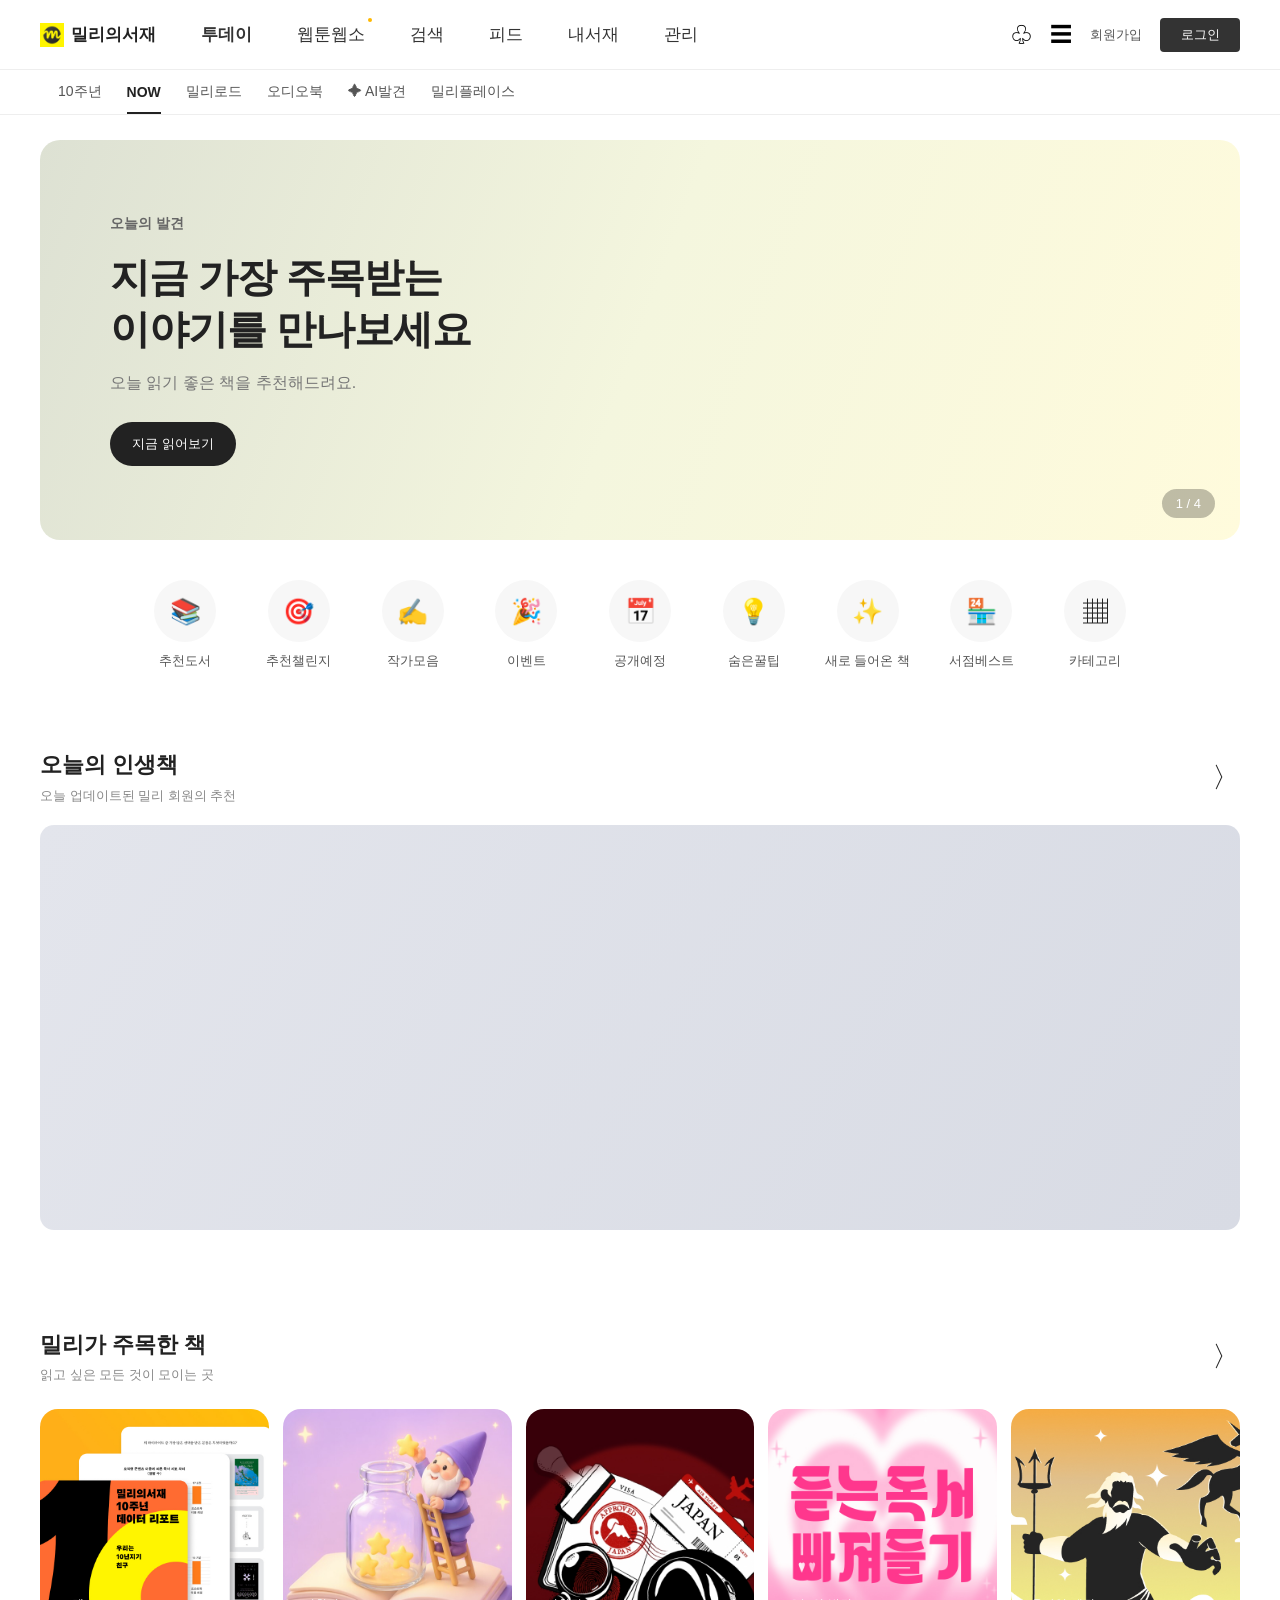
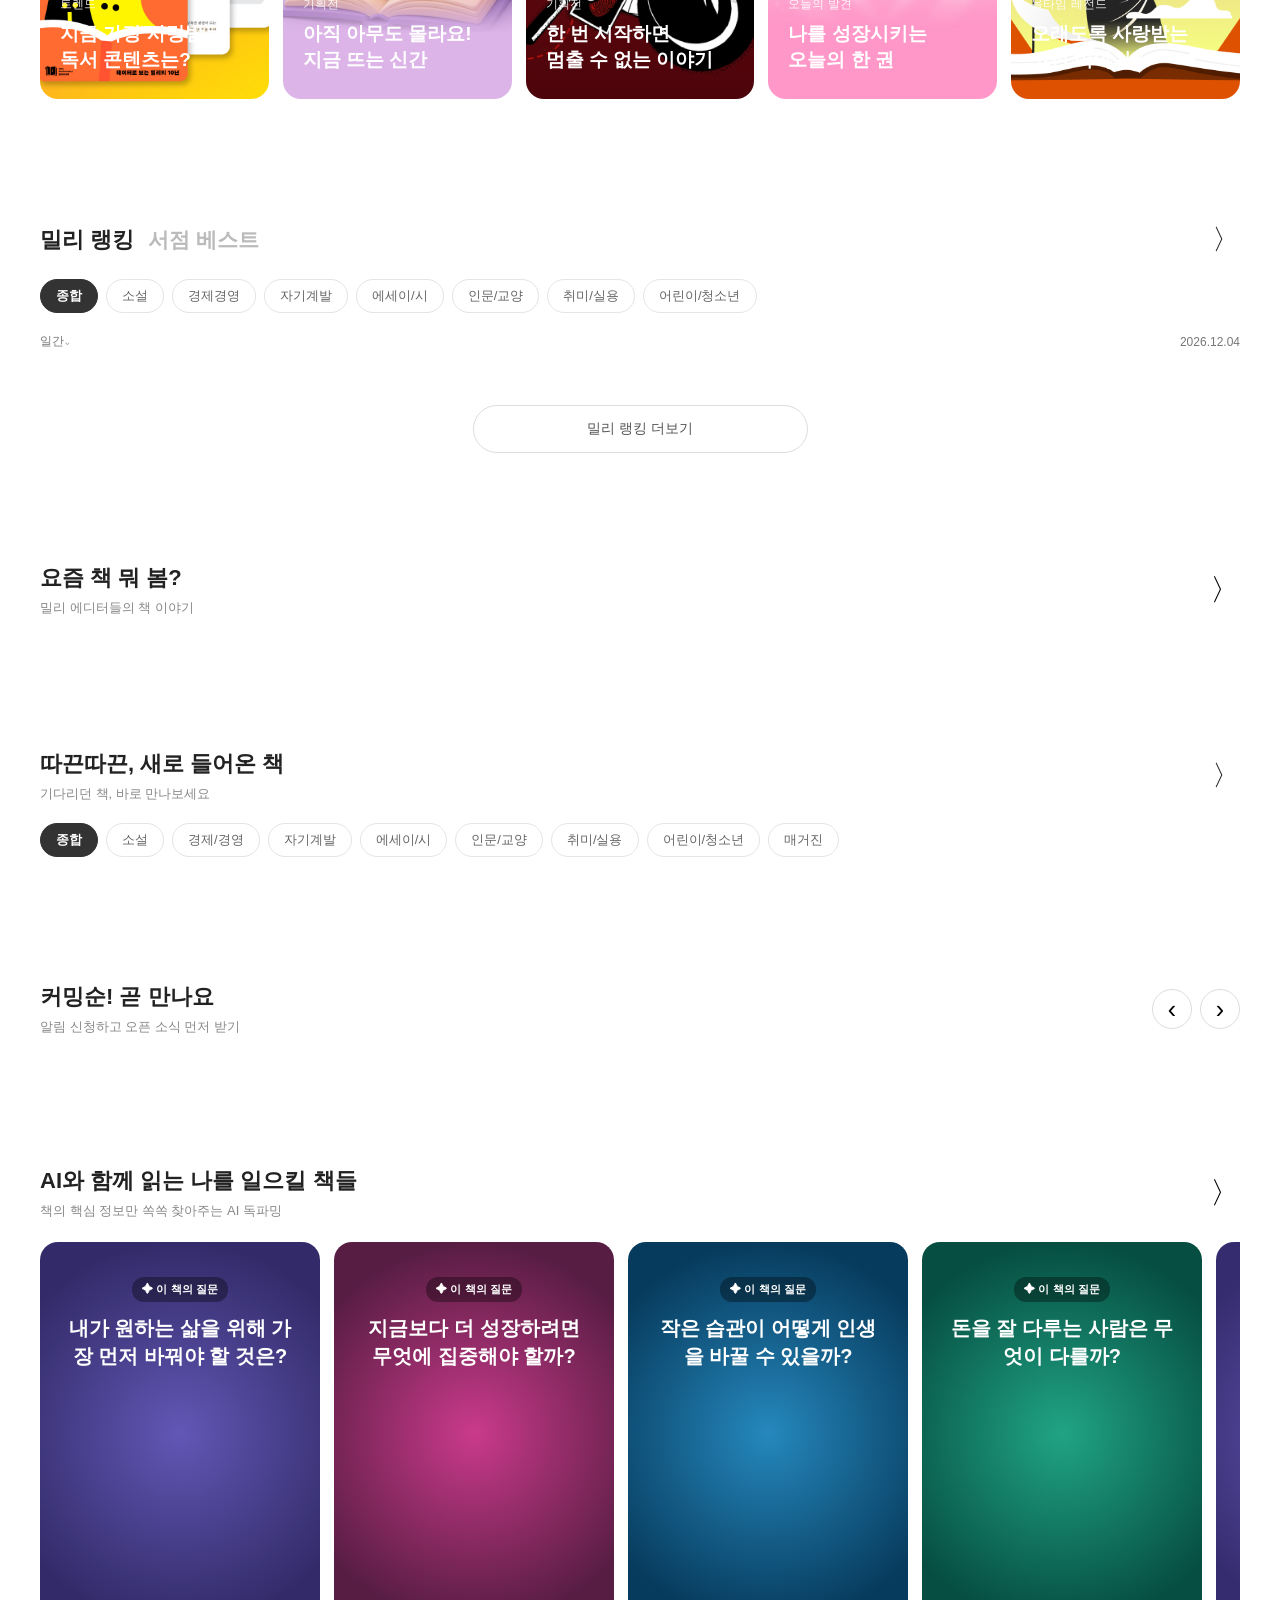
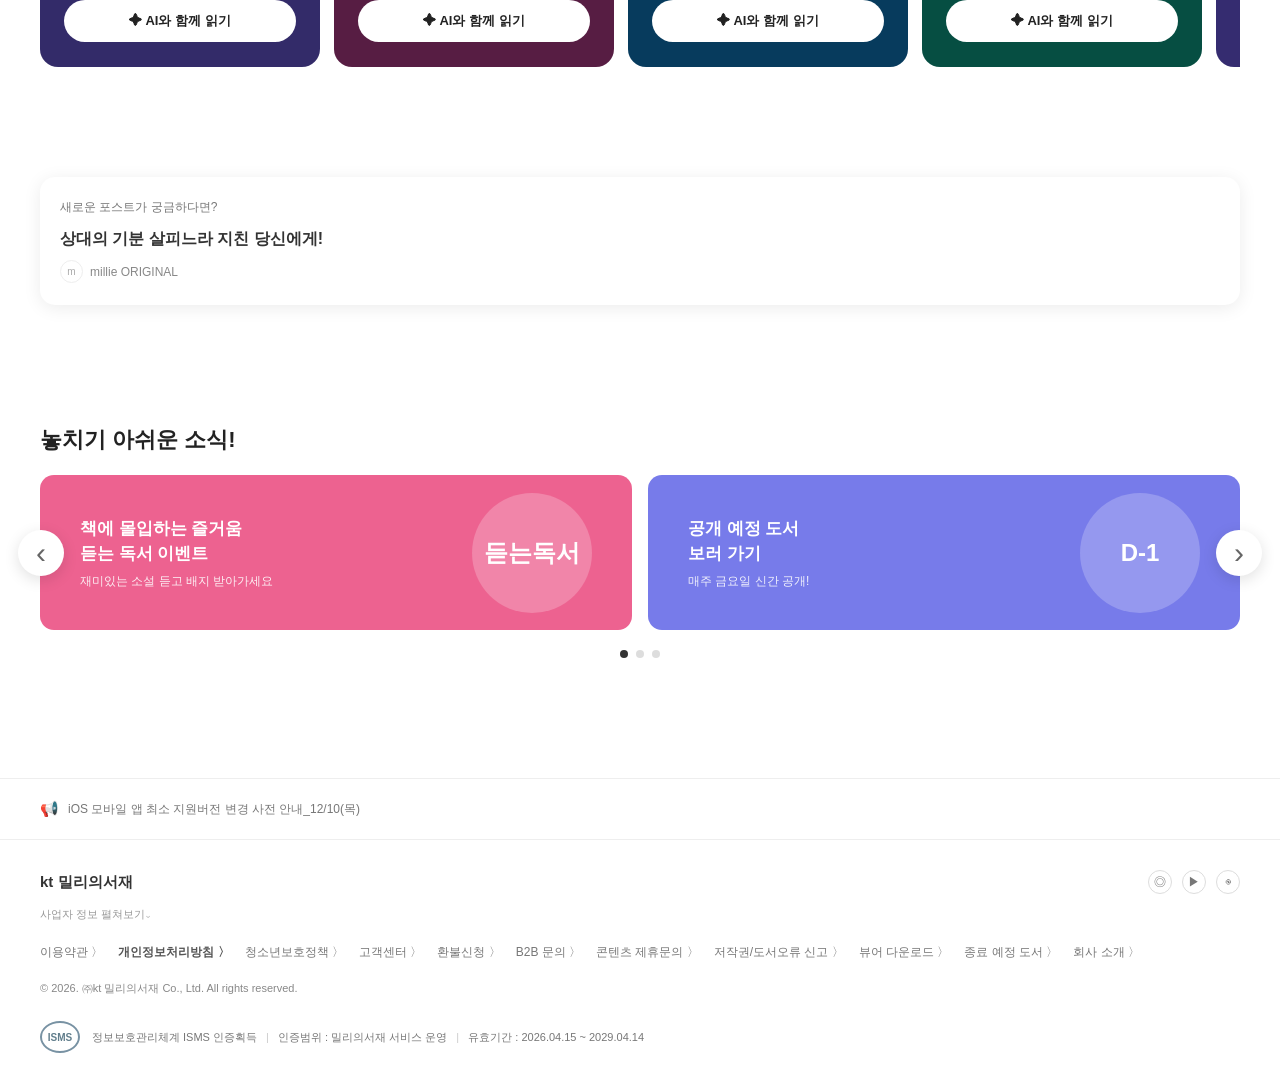
<file: index.html>
<!doctype html>
<html lang="ko">
  <head>
    <meta charset="UTF-8" />
    <meta name="viewport" content="width=device-width, initial-scale=1.0" />

    <title>밀리의서재</title>
    <meta property="og:title" content="밀리의서재" />

<meta
  property="og:description"
  content="다양한 책을 만나고 나만의 독서 취향을 발견해보세요."
/>

<meta
  property="og:image"
  content="https://haru40.github.io/Book_Site/img/preview.png?v=3"
/>

<meta
  property="og:url"
  content="https://haru40.github.io/Book_Site/"
/>

<meta property="og:type" content="website" />
    <link rel="stylesheet" href="./css/common.css" />
    <link rel="stylesheet" href="./css/style.css" />
  </head>

  <body>
    <div id="header"></div>

    <!-- =========================
       MAIN
  ========================== -->

    <main>

      
      <!-- =========================
     MAIN HERO SLIDER
========================= -->

      <section class="hero-slider">
        <!-- 움직이는 전체 영역 -->
        <div class="hero-track" id="hero-track">
          <!-- JS에서 슬라이드가 들어옴 -->
        </div>

        <!-- 이전 버튼 -->
        <button class="hero-arrow hero-prev" id="hero-prev">‹</button>

        <!-- 다음 버튼 -->
        <button class="hero-arrow hero-next" id="hero-next">›</button>

        <!-- 페이지 -->
        <div class="hero-page">
          <span id="current-slide">1</span>
          /
          <span id="total-slide">4</span>
        </div>
      </section>

      <!-- =========================
     QUICK MENU
========================= -->

      <section class="quick-menu">
        <a href="#" class="quick-item">
          <div class="quick-icon">📚</div>
          <p>추천도서</p>
        </a>

        <a href="#" class="quick-item">
          <div class="quick-icon">🎯</div>
          <p>추천챌린지</p>
        </a>

        <a href="#" class="quick-item">
          <div class="quick-icon">✍️</div>
          <p>작가모음</p>
        </a>

        <a href="#" class="quick-item">
          <div class="quick-icon">🎉</div>
          <p>이벤트</p>
        </a>

        <a href="#" class="quick-item">
          <div class="quick-icon">📅</div>
          <p>공개예정</p>
        </a>

        <a href="#" class="quick-item">
          <div class="quick-icon">💡</div>
          <p>숨은꿀팁</p>
        </a>

        <a href="#" class="quick-item">
          <div class="quick-icon">✨</div>
          <p>새로 들어온 책</p>
        </a>

        <a href="#" class="quick-item">
          <div class="quick-icon">🏪</div>
          <p>서점베스트</p>
        </a>

        <a href="#" class="quick-item">
          <div class="quick-icon">▦</div>
          <p>카테고리</p>
        </a>
      </section>
      <!-- =========================
     오늘의 인생책
========================= -->

      <section class="life-book-section">
        <div class="life-title">
          <div>
            <h2>오늘의 인생책</h2>
            <p>오늘 업데이트된 밀리 회원의 추천</p>
          </div>

          <a href="#" class="life-more">〉</a>
        </div>

        <div class="life-book-box">
          <!-- JS에서 API 데이터가 들어올 자리 -->
          <div id="life-book-content"></div>
        </div>
      </section>

      <!-- =========================
     밀리가 주목한 책
========================= -->

      <section class="focus-section">
        <div class="focus-title">
          <div>
            <h2>밀리가 주목한 책</h2>
            <p>읽고 싶은 모든 것이 모이는 곳</p>
          </div>

          <a href="#">〉</a>
        </div>

        <div class="focus-container">
          <!-- 1 -->
          <div class="focus-column">
            <div class="focus-banner focus-banner1">
              <span>트렌드</span>

              <h3>
                지금 가장 사랑받는<br />
                독서 콘텐츠는?
              </h3>
            </div>

            <div class="mini-books" id="focus-books-1"></div>
          </div>

          <!-- 2 -->
          <div class="focus-column">
            <div class="focus-banner focus-banner2">
              <span>기획전</span>

              <h3>
                아직 아무도 몰라요!<br />
                지금 뜨는 신간
              </h3>
            </div>

            <div class="mini-books" id="focus-books-2"></div>
          </div>

          <!-- 3 -->
          <div class="focus-column">
            <div class="focus-banner focus-banner3">
              <span>기획전</span>

              <h3>
                한 번 시작하면<br />
                멈출 수 없는 이야기
              </h3>
            </div>

            <div class="mini-books" id="focus-books-3"></div>
          </div>

          <!-- 4 -->
          <div class="focus-column">
            <div class="focus-banner focus-banner4">
              <span>오늘의 발견</span>

              <h3>
                나를 성장시키는<br />
                오늘의 한 권
              </h3>
            </div>

            <div class="mini-books" id="focus-books-4"></div>
          </div>

          <!-- 5 -->
          <div class="focus-column">
            <div class="focus-banner focus-banner5">
              <span>올타임 레전드</span>

              <h3>
                오래도록 사랑받는<br />
                고전 이야기
              </h3>
            </div>

            <div class="mini-books" id="focus-books-5"></div>
          </div>
        </div>
      </section>
      <!-- =========================
     밀리 랭킹
========================= -->

      <section class="ranking-section">
        <div class="ranking-title">
          <div class="ranking-heading">
            <h2>밀리 랭킹</h2>
            <span>서점 베스트</span>
          </div>

          <a href="#" class="ranking-more">〉</a>
        </div>

        <!-- 카테고리 -->
        <div class="ranking-category">
          <button class="ranking-tab active" data-query="종합">종합</button>

          <button class="ranking-tab" data-query="소설">소설</button>

          <button class="ranking-tab" data-query="경제경영">경제경영</button>

          <button class="ranking-tab" data-query="자기계발">자기계발</button>

          <button class="ranking-tab" data-query="에세이">에세이/시</button>

          <button class="ranking-tab" data-query="인문학">인문/교양</button>

          <button class="ranking-tab" data-query="취미">취미/실용</button>

          <button class="ranking-tab" data-query="청소년">어린이/청소년</button>
        </div>

        <!-- 일간 / 날짜 -->

        <div class="ranking-info">
          <span>일간⌄</span>

          <span id="ranking-date"></span>
        </div>

        <!-- API 책 목록 -->

        <div id="ranking-list" class="ranking-list"></div>

        <button class="ranking-bottom-btn">밀리 랭킹 더보기</button>
      </section>

      <!-- =========================
     요즘 책 뭐 봄?
========================= -->

      <section class="editor-section">
        <div class="editor-title">
          <div>
            <h2>요즘 책 뭐 봄?</h2>
            <p>밀리 에디터들의 책 이야기</p>
          </div>

          <button id="editor-next" class="editor-next">〉</button>
        </div>

        <div class="editor-container" id="editor-container">
          <!-- JS에서 카드 생성 -->
        </div>
      </section>

      <!-- =========================
     새로 들어온 책
========================= -->

      <section class="newbook-section">
        <div class="newbook-title">
          <div>
            <h2>따끈따끈, 새로 들어온 책</h2>
            <p>기다리던 책, 바로 만나보세요</p>
          </div>

          <a href="#" class="newbook-more">〉</a>
        </div>

        <!-- 카테고리 -->

        <div class="newbook-tabs">
          <button class="newbook-tab active" data-query="책">종합</button>

          <button class="newbook-tab" data-query="소설">소설</button>

          <button class="newbook-tab" data-query="경제경영">경제/경영</button>

          <button class="newbook-tab" data-query="자기계발">자기계발</button>

          <button class="newbook-tab" data-query="에세이">에세이/시</button>

          <button class="newbook-tab" data-query="인문">인문/교양</button>

          <button class="newbook-tab" data-query="취미">취미/실용</button>

          <button class="newbook-tab" data-query="청소년">어린이/청소년</button>

          <button class="newbook-tab" data-query="매거진">매거진</button>
        </div>

        <!-- 책 들어오는 곳 -->

        <div id="newbook-list" class="newbook-list"></div>
      </section>
      <!-- =========================
     커밍순
========================= -->

      <section class="coming-section">
        <div class="coming-title">
          <div>
            <h2>커밍순! 곧 만나요</h2>
            <p>알림 신청하고 오픈 소식 먼저 받기</p>
          </div>

          <div class="coming-arrows">
            <button id="coming-prev" class="coming-arrow">‹</button>

            <button id="coming-next" class="coming-arrow">›</button>
          </div>
        </div>

        <div class="coming-slider">
          <div id="coming-track" class="coming-track">
            <!-- JS에서 카드 생성 -->
          </div>
        </div>
      </section>

      <!-- =========================
     AI와 함께 읽기
========================= -->

      <section class="ai-section">
        <div class="ai-title">
          <div>
            <h2>AI와 함께 읽는 나를 일으킬 책들</h2>
            <p>책의 핵심 정보만 쏙쏙 찾아주는 AI 독파밍</p>
          </div>

          <button id="ai-next" class="ai-next">〉</button>
        </div>

        <div class="ai-slider">
          <div id="ai-track" class="ai-track">
            <!-- JS에서 생성 -->
          </div>
        </div>
      </section>

      <!-- =========================
     ORIGINAL POST
========================= -->

      <section class="original-section">
        <a href="#" class="original-card">
          <p class="original-small">새로운 포스트가 궁금하다면?</p>

          <h3>상대의 기분 살피느라 지친 당신에게!</h3>

          <div class="original-brand">
            <span class="original-icon"> m </span>

            <span> millie ORIGINAL </span>
          </div>
        </a>
      </section>
      <!-- =========================
     놓치기 아쉬운 소식
========================= -->

      <section class="event-section">
        <h2>놓치기 아쉬운 소식!</h2>

        <div class="event-slider">
          <div class="event-window">
            <div class="event-track" id="event-track">
              <!-- 1 -->
              <div class="event-card event-pink">
                <div class="event-text">
                  <h3>
                    책에 몰입하는 즐거움<br />
                    듣는 독서 이벤트
                  </h3>

                  <p>재미있는 소설 듣고 배지 받아가세요</p>
                </div>

                <div class="event-decoration">듣는독서</div>
              </div>

              <!-- 2 -->
              <div class="event-card event-purple">
                <div class="event-text">
                  <h3>
                    공개 예정 도서<br />
                    보러 가기
                  </h3>

                  <p>매주 금요일 신간 공개!</p>
                </div>

                <div class="event-decoration">D-1</div>
              </div>

              <!-- 3 -->
              <div class="event-card event-blue">
                <div class="event-text">
                  <h3>
                    별점이 빛나는<br />
                    오늘의 추천책
                  </h3>

                  <p>독자들이 사랑한 책을 만나보세요</p>
                </div>

                <div class="event-decoration">★</div>
              </div>

              <!-- 4 -->
              <div class="event-card event-yellow">
                <div class="event-text">
                  <h3>
                    10초면 참여 완료!<br />
                    오늘의 이벤트
                  </h3>

                  <p>지금 참여하고 특별한 혜택 받기</p>
                </div>

                <div class="event-decoration">EVENT</div>
              </div>

              <!-- 5 -->
              <div class="event-card event-green">
                <div class="event-text">
                  <h3>
                    이번 주 독서<br />
                    챌린지 시작!
                  </h3>

                  <p>책과 함께 새로운 습관 만들기</p>
                </div>

                <div class="event-decoration">GO!</div>
              </div>

              <!-- 6 -->
              <div class="event-card event-orange">
                <div class="event-text">
                  <h3>
                    에디터가 고른<br />
                    이달의 책
                  </h3>

                  <p>놓치기 아쉬운 한 권을 만나보세요</p>
                </div>

                <div class="event-decoration">PICK</div>
              </div>
            </div>
          </div>

          <!-- 화살표 -->

          <button type="button" class="event-arrow event-prev" id="event-prev">
            ‹
          </button>

          <button type="button" class="event-arrow event-next" id="event-next">
            ›
          </button>
        </div>

        <!-- 아래 점 -->
        <div class="event-dots" id="event-dots"></div>
      </section>

      <div id="footer"></div>
    </main>

    <script src="./js/common.js"></script>
    <script src="./js/api.js"></script>
    <script src="./js/main.js"></script>
  </body>
</html>
</file>
<file: css/common.css>
/* =========================
   HEADER
========================= */

.main-header {
  width: 100%;
  background: #fff;
  border-bottom: 1px solid #eee;
}

/* 첫 번째 줄 */

.header-row {
  width: 100%;
  height: 70px;

  padding: 0 40px;

  display: flex;
  align-items: center;
  justify-content: space-between;

  border-bottom: 1px solid #eee;
}

/* 왼쪽 전체 */

.header-left {
  display: flex;
  align-items: center;
}

/* 로고 */

.logo {
  display: flex;
  align-items: center;

  gap: 7px;

  margin-right: 45px;

  text-decoration: none;
}

/* 로고 이미지 */

.logo img {
  width: 24px;
  height: 24px;

  object-fit: contain;

  display: block;
}

/* 밀리의서재 글자 */

.logo-text {
  font-size: 17px;
  font-weight: 700;

  color: #222;

  white-space: nowrap;
}

/* 메인 메뉴 */

.main-menu {
  display: flex;
  align-items: center;

  gap: 45px;
}

.main-menu a {
  position: relative;

  font-size: 17px;
  color: #333;

  text-decoration: none;
}

.main-menu .active {
  font-weight: 700;
}

/* 웹툰웹소 위 노란점 */

.new-dot {
  position: absolute;

  width: 4px;
  height: 4px;

  top: -5px;
  right: -7px;

  background: #ffb800;

  border-radius: 50%;
}

/* 오른쪽 */

.header-right {
  display: flex;
  align-items: center;

  gap: 18px;
}

.icon-btn {
  padding: 0;

  border: none;
  background: none;

  font-size: 21px;

  cursor: pointer;
}

.menu-btn {
  font-size: 22px;
}

.join {
  color: #555;

  font-size: 13px;

  text-decoration: none;
}

/* 로그인 */

.login-btn {
  width: 80px;
  height: 34px;

  border: none;
  border-radius: 4px;

  background: #333;
  color: white;

  font-size: 13px;

  cursor: pointer;
}

/* =========================
   두 번째 메뉴
========================= */

.sub-header {
  width: 100%;
  height: 44px;

  display: flex;
  align-items: center;

  padding: 0 58px;
}

.sub-menu {
  display: flex;
  align-items: center;

  gap: 25px;
}

.sub-menu a {
  position: relative;

  height: 44px;

  display: flex;
  align-items: center;

  color: #555;

  font-size: 14px;

  text-decoration: none;
}

/* NOW */

.sub-menu .sub-active {
  font-weight: 700;
  color: #222;
}

.sub-menu .sub-active::after {
  content: "";

  position: absolute;

  left: 0;
  right: 0;
  bottom: 0;

  height: 2px;

  background: #222;
}
</file>
<file: css/style.css>
/* =========================
   기본 설정
========================= */

* {
  margin: 0;
  padding: 0;
  box-sizing: border-box;
}

body {
  font-family: Arial, sans-serif;
  color: #222;
}

a {
  text-decoration: none;
  color: inherit;
}

/* =========================
   MAIN HERO SLIDER
========================= */

.hero-slider {
  position: relative;

  width: calc(100% - 80px);
  max-width: 1390px;
  height: 400px;

  margin: 25px auto 40px;

  overflow: hidden;

  border-radius: 20px;
}

/* 슬라이드 전체 묶음 */

.hero-track {
  width: 100%;
  height: 100%;

  display: flex;

  transition: transform 0.55s ease;
}

/* 슬라이드 한 장 */

.hero-slide {
  position: relative;

  min-width: 100%;
  height: 100%;

  flex-shrink: 0;

  padding: 60px 70px;

  display: flex;
  align-items: center;
  justify-content: space-between;
}

/* 슬라이드별 배경 */

.hero-slide:nth-child(1) {
  background: linear-gradient(110deg, #dde1d3, #f4f6de, #fffbdc);
}

.hero-slide:nth-child(2) {
  background: linear-gradient(110deg, #e8ddda, #fff0e7, #fff7db);
}

.hero-slide:nth-child(3) {
  background: linear-gradient(110deg, #dce6ea, #eaf3f6, #f7f2df);
}

.hero-slide:nth-child(4) {
  background: linear-gradient(110deg, #ded9e9, #f4ecf8, #fff5df);
}

/* =========================
   왼쪽 텍스트
========================= */

.hero-left {
  width: 45%;
  z-index: 2;
}

.hero-tag {
  display: block;

  margin-bottom: 18px;

  font-size: 14px;
  font-weight: 600;

  color: #666;
}

.hero-left h1 {
  margin-bottom: 18px;

  font-size: 40px;
  line-height: 1.3;

  letter-spacing: -1px;
}

.hero-left p {
  margin-bottom: 28px;

  font-size: 16px;
  color: #777;
}

.hero-btn {
  padding: 13px 22px;

  border: none;
  border-radius: 25px;

  background: #222;
  color: #fff;

  cursor: pointer;
}

/* =========================
   오른쪽 책
========================= */

.hero-books {
  position: relative;

  width: 520px;
  height: 300px;
}

.hero-book {
  position: absolute;

  bottom: 10px;

  width: 165px;
}

.hero-book img {
  width: 100%;
  display: block;

  box-shadow: 5px 12px 25px rgba(0, 0, 0, 0.2);
}

.hero-book:nth-child(1) {
  left: 20px;

  z-index: 1;

  transform: rotate(-6deg);
}

.hero-book:nth-child(2) {
  left: 175px;

  width: 185px;

  z-index: 3;
}

.hero-book:nth-child(3) {
  left: 345px;

  z-index: 2;

  transform: rotate(5deg);
}

/* =========================
   좌우 화살표
========================= */

.hero-arrow {
  position: absolute;

  top: 50%;

  width: 46px;
  height: 46px;

  border: none;
  border-radius: 50%;

  background: white;

  font-size: 35px;
  color: #555;

  cursor: pointer;

  transform: translateY(-50%);

  box-shadow: 0 4px 15px rgba(0, 0, 0, 0.15);

  opacity: 0;

  transition:
    opacity 0.2s,
    transform 0.2s;

  z-index: 10;
}

/* 왼쪽 */

.hero-prev {
  left: 15px;
}

/* 오른쪽 */

.hero-next {
  right: 15px;
}

/* 배너에 마우스 올리면 화살표 등장 */

.hero-slider:hover .hero-arrow {
  opacity: 1;
}

.hero-arrow:hover {
  transform: translateY(-50%) scale(1.08);
}

/* =========================
   페이지 숫자
========================= */

.hero-page {
  position: absolute;

  right: 25px;
  bottom: 22px;

  padding: 7px 14px;

  border-radius: 20px;

  background: rgba(0, 0, 0, 0.25);
  color: white;

  font-size: 13px;

  z-index: 10;
}

/* =========================
   책 영역
========================= */

.book-section {
  width: 1200px;

  margin: 0 auto 100px;
}

/* 제목 */

.section-title {
  display: flex;
  align-items: center;
  justify-content: space-between;

  margin-bottom: 30px;
}

.section-title h2 {
  font-size: 24px;
}

.section-title a {
  font-size: 13px;
  color: #888;
}

/* =========================
   책 가로 정렬
========================= */

.book-container {
  display: flex;
  flex-wrap: nowrap;
  width: 100%;
}

/* 기본 카드 */

.book-card {
  flex-shrink: 0;
  cursor: pointer;
}

/* =========================
   6권
========================= */

.count-6 {
  justify-content: space-between;
}

.count-6 .book-card {
  width: 175px;
}

.count-6 .card-img {
  width: 175px;
  height: 255px;
}

/* =========================
   5권
========================= */

.count-5 {
  justify-content: space-between;
}

.count-5 .book-card {
  width: 195px;
}

.count-5 .card-img {
  width: 195px;
  height: 285px;
}

/* =========================
   4권
========================= */

.count-4 {
  justify-content: space-between;
}

.count-4 .book-card {
  width: 220px;
}

.count-4 .card-img {
  width: 220px;
  height: 310px;
}

/* =========================
   책 이미지
========================= */

.card-img {
  display: flex;
  align-items: flex-end;
  justify-content: center;

  margin-bottom: 18px;
}

.card-img img {
  max-width: 100%;
  max-height: 100%;

  object-fit: contain;

  box-shadow: 2px 5px 12px rgba(0, 0, 0, 0.15);
}

/* =========================
   책 제목
========================= */

.book-card h3 {
  font-size: 15px;
  line-height: 1.45;

  margin-bottom: 8px;

  display: -webkit-box;

  line-clamp: 2;
  -webkit-line-clamp: 2;
  -webkit-box-orient: vertical;

  overflow: hidden;
}

/* 저자 */

.book-card .author {
  font-size: 13px;
  color: #777;

  margin-bottom: 5px;

  white-space: nowrap;
  overflow: hidden;
  text-overflow: ellipsis;
}

/* 출판사 */

.book-card .publisher {
  font-size: 12px;
  color: #aaa;

  margin-bottom: 8px;

  white-space: nowrap;
  overflow: hidden;
  text-overflow: ellipsis;
}

/* 가격 */

.book-card .price {
  font-size: 15px;
  font-weight: bold;
}

/* 마우스 */

.book-card:hover h3 {
  text-decoration: underline;
}
/* =========================
   QUICK MENU
========================= */

.quick-menu {
  width: 1000px;

  margin: 35px auto 80px;

  display: flex;
  align-items: flex-start;
  justify-content: space-between;
}

/* 메뉴 하나 */

.quick-item {
  width: 90px;

  display: flex;
  flex-direction: column;
  align-items: center;

  text-decoration: none;
}

/* 동그란 아이콘 */

.quick-icon {
  width: 62px;
  height: 62px;

  margin-bottom: 10px;

  display: flex;
  align-items: center;
  justify-content: center;

  background: #f7f7f7;

  border-radius: 50%;

  font-size: 25px;

  transition: 0.2s;
}

/* 메뉴 글씨 */

.quick-item p {
  font-size: 13px;
  color: #555;

  text-align: center;

  white-space: nowrap;
}

/* 마우스 올렸을 때 */

.quick-item:hover .quick-icon {
  transform: translateY(-4px);

  background: #fff3b0;
}

.quick-item:hover p {
  color: #222;
  font-weight: 600;
}
/* =========================
   오늘의 인생책
========================= */

.life-book-section {
  width: calc(100% - 80px);
  max-width: 1390px;

  margin: 80px auto 100px;
}

/* 제목 */

.life-title {
  display: flex;
  align-items: center;
  justify-content: space-between;

  margin-bottom: 20px;
}

.life-title h2 {
  font-size: 22px;
  margin-bottom: 7px;
}

.life-title p {
  font-size: 13px;
  color: #888;
}

.life-more {
  font-size: 28px;
  font-weight: 300;
}

/* 큰 회색 박스 */

.life-book-box {
  width: 100%;
  height: 405px;

  display: flex;
  align-items: center;
  justify-content: center;

  background: linear-gradient(120deg, #e3e5ec, #d8dbe4);

  border-radius: 14px;
}

/* JS가 만드는 실제 내용 */

#life-book-content {
  display: flex;
  align-items: center;

  gap: 16px;
}

/* 왼쪽 책 영역 */

.life-cover-box {
  width: 330px;
  height: 325px;

  display: flex;
  align-items: center;
  justify-content: center;

  background: rgba(80, 85, 110, 0.25);

  border-radius: 14px;
}

/* 책 표지 */

.life-cover-box img {
  max-width: 210px;
  max-height: 285px;

  object-fit: contain;

  box-shadow: 5px 10px 25px rgba(0, 0, 0, 0.22);
}

/* 오른쪽 추천 카드 */

.life-review {
  width: 330px;
  height: 325px;

  padding: 25px;

  display: flex;
  flex-direction: column;

  background: rgba(255, 255, 255, 0.7);

  border-radius: 14px;
}

/* 상단 */

.life-profile {
  margin-bottom: 20px;
}

.life-profile h3 {
  font-size: 14px;
  margin-bottom: 5px;
}

.life-profile span {
  font-size: 12px;
  color: #999;
}

/* 인용부호 */

.life-quote-mark {
  font-size: 32px;
  color: #ddd;

  line-height: 1;

  margin-bottom: 10px;
}

/* 책 소개 */

.life-description {
  font-size: 13px;
  line-height: 1.7;

  color: #555;

  flex: 1;

  overflow: hidden;

  display: -webkit-box;
  line-clamp: 5;
  -webkit-line-clamp: 5;
  -webkit-box-orient: vertical;
}

/* 아래 선 */

.life-review hr {
  border: none;
  border-top: 1px solid #ddd;

  margin: 15px 0;
}

/* 추천 포인트 */

.life-points p {
  font-size: 13px;
  color: #666;

  margin-bottom: 6px;
}

.life-points span {
  color: #9b76ff;

  margin-right: 6px;
}

/* =========================
   밀리가 주목한 책
========================= */

.focus-section {
  width: calc(100% - 80px);
  max-width: 1390px;

  margin: 100px auto;
}

/* 제목 */

.focus-title {
  display: flex;
  align-items: center;
  justify-content: space-between;

  margin-bottom: 25px;
}

.focus-title h2 {
  font-size: 22px;
  margin-bottom: 6px;
}

.focus-title p {
  font-size: 13px;
  color: #888;
}

.focus-title a {
  font-size: 28px;
}

/* =========================
   5칸
========================= */

.focus-container {
  display: grid;

  grid-template-columns: repeat(5, 1fr);

  gap: 14px;
}

.focus-column {
  min-width: 0;
}

/* =========================
   큰 기획 카드
========================= */

.focus-banner {
  height: 290px;

  padding: 25px 20px;

  display: flex;
  flex-direction: column;
  justify-content: flex-end;

  border-radius: 18px;

  overflow: hidden;

  color: white;

  cursor: pointer;

  transition: 0.25s;
}

.focus-banner:hover {
  transform: translateY(-4px);
}

.focus-banner span {
  font-size: 12px;
  margin-bottom: 8px;

  opacity: 0.9;
}

.focus-banner h3 {
  font-size: 19px;
  line-height: 1.4;
}

/* 카드별 색 */

.focus-banner1 {
  background-image: url("../img/banner1.jpg");
  background-size: cover;
  background-position: center;
}

.focus-banner2 {
  background-image: url("../img/banner2.jpg");
  background-size: cover;
  background-position: center;
}

.focus-banner3 {
  background-image: url("../img/banner3.jpg");
  background-size: cover;
  background-position: center;
}

.focus-banner4 {
  background-image: url("../img/banner4.jpg");
  background-size: cover;
  background-position: center;
}

.focus-banner5 {
  background-image: url("../img/banner5.jpg");
  background-size: cover;
  background-position: center;
}

/* =========================
   작은 책
========================= */

.mini-books {
  margin-top: 12px;
}

.mini-book {
  height: 85px;

  display: flex;
  align-items: center;

  gap: 12px;

  margin-bottom: 10px;
}

/* 책 이미지 */

.mini-book img {
  width: 58px;
  height: 80px;

  flex-shrink: 0;

  object-fit: contain;

  box-shadow: 1px 3px 7px rgba(0, 0, 0, 0.15);
}

/* 오른쪽 정보 */

.mini-info {
  min-width: 0;

  flex: 1;
}

.mini-info h4 {
  margin-bottom: 6px;

  font-size: 13px;
  font-weight: 500;

  white-space: nowrap;
  overflow: hidden;
  text-overflow: ellipsis;
}

.mini-info p {
  font-size: 11px;
  color: #888;

  white-space: nowrap;
  overflow: hidden;
  text-overflow: ellipsis;
}

/* 담기 버튼 */

.mini-add {
  width: 55px;
  height: 26px;

  flex-shrink: 0;

  border: 1px solid #ddd;
  border-radius: 14px;

  background: white;

  color: #777;

  font-size: 11px;

  cursor: pointer;
}
/* =========================
   밀리 랭킹
========================= */

.ranking-section {
  width: calc(100% - 80px);
  max-width: 1390px;

  margin: 110px auto;
}

/* 제목 */

.ranking-title {
  display: flex;
  align-items: center;
  justify-content: space-between;

  margin-bottom: 20px;
}

.ranking-heading {
  display: flex;
  align-items: center;

  gap: 14px;
}

.ranking-heading h2 {
  font-size: 22px;
}

.ranking-heading span {
  font-size: 21px;
  font-weight: 700;

  color: #bbb;
}

.ranking-more {
  font-size: 28px;
}

/* =========================
   카테고리 버튼
========================= */

.ranking-category {
  display: flex;
  gap: 8px;

  margin-bottom: 20px;
}

.ranking-tab {
  height: 34px;

  padding: 0 15px;

  border: 1px solid #e5e5e5;
  border-radius: 18px;

  background: white;

  color: #666;

  font-size: 13px;

  cursor: pointer;
}

.ranking-tab:hover {
  background: #f5f5f5;
}

.ranking-tab.active {
  background: #333;
  color: white;

  border-color: #333;

  font-weight: 700;
}

/* =========================
   일간 / 날짜
========================= */

.ranking-info {
  display: flex;
  align-items: center;
  justify-content: space-between;

  margin-bottom: 20px;

  font-size: 12px;
  color: #777;
}

/* =========================
   책 랭킹 목록
========================= */

.ranking-list {
  display: grid;

  grid-template-columns: repeat(4, 1fr);

  column-gap: 55px;
  row-gap: 14px;
}

/* 책 한 개 */

.ranking-book {
  height: 115px;

  display: flex;
  align-items: center;

  min-width: 0;
}

/* 순위 */

.ranking-number {
  width: 40px;

  flex-shrink: 0;

  font-size: 20px;
  font-weight: 700;

  text-align: center;
}

/* 표지 */

.ranking-cover {
  width: 78px;
  height: 105px;

  flex-shrink: 0;

  margin-right: 15px;

  display: flex;
  align-items: center;
  justify-content: center;
}

.ranking-cover img {
  max-width: 78px;
  max-height: 105px;

  object-fit: contain;

  border-radius: 5px;

  box-shadow: 1px 3px 8px rgba(0, 0, 0, 0.12);
}

/* 책 정보 */

.ranking-book-info {
  min-width: 0;
}

.ranking-book-info h3 {
  margin-bottom: 7px;

  font-size: 14px;
  font-weight: 600;

  white-space: nowrap;
  overflow: hidden;
  text-overflow: ellipsis;
}

.ranking-book-info p {
  font-size: 12px;
  color: #888;

  white-space: nowrap;
  overflow: hidden;
  text-overflow: ellipsis;
}

/* 더보기 */

.ranking-bottom-btn {
  width: 335px;
  height: 48px;

  display: block;

  margin: 35px auto 0;

  border: 1px solid #ddd;
  border-radius: 25px;

  background: white;

  color: #555;

  font-size: 14px;

  cursor: pointer;
}

.ranking-bottom-btn:hover {
  background: #f7f7f7;
}
/* =========================
   요즘 책 뭐 봄?
========================= */

.editor-section {
  width: calc(100% - 80px);
  max-width: 1390px;

  margin: 110px auto;
}

/* 제목 */

.editor-title {
  display: flex;
  align-items: center;
  justify-content: space-between;

  margin-bottom: 22px;
}

.editor-title h2 {
  font-size: 22px;
  margin-bottom: 6px;
}

.editor-title p {
  font-size: 13px;
  color: #888;
}

/* 오른쪽 화살표 */

.editor-next {
  border: none;
  background: none;

  font-size: 30px;

  cursor: pointer;
}

/* =========================
   카드 전체
========================= */

.editor-container {
  display: flex;

  gap: 12px;

  overflow-x: auto;

  scroll-behavior: smooth;

  scrollbar-width: none;
}

.editor-container::-webkit-scrollbar {
  display: none;
}

/* 카드 한 개 */

.editor-card {
  width: 275px;

  flex-shrink: 0;

  cursor: pointer;
}

/* =========================
   큰 이미지 영역
========================= */

.editor-image {
  position: relative;

  width: 275px;
  height: 270px;

  margin-bottom: 13px;

  display: flex;
  align-items: center;
  justify-content: center;

  overflow: hidden;

  border-radius: 18px;
}

/* API 책 표지 */

.editor-image img {
  max-width: 160px;
  max-height: 215px;

  position: relative;
  z-index: 2;

  object-fit: contain;

  box-shadow: 5px 8px 22px rgba(0, 0, 0, 0.25);

  transition: 0.3s;
}

/* 마우스 */

.editor-card:hover .editor-image img {
  transform: translateY(-6px) scale(1.03);
}

/* =========================
   장식
========================= */

.editor-image::before {
  content: "";

  position: absolute;

  width: 130px;
  height: 130px;

  border-radius: 50%;

  background: rgba(255, 255, 255, 0.25);

  top: 25px;
  right: 20px;
}

.editor-image::after {
  content: "✦";

  position: absolute;

  left: 25px;
  top: 22px;

  font-size: 30px;

  color: rgba(255, 255, 255, 0.7);
}

/* 카드별 배경 */

.editor-color-1 {
  background: #36b9d4;
}

.editor-color-2 {
  background: #95d5f5;
}

.editor-color-3 {
  background: #3267e6;
}

.editor-color-4 {
  background: #f8c8df;
}

.editor-color-5 {
  background: #bc7c4e;
}

/* =========================
   카드 아래 정보
========================= */

.editor-category {
  display: block;

  margin-bottom: 6px;

  font-size: 12px;

  color: #999;
}

.editor-card h3 {
  font-size: 17px;
  line-height: 1.45;

  font-weight: 600;

  display: -webkit-box;
  line-clamp: 2;
  -webkit-line-clamp: 2;
  -webkit-box-orient: vertical;

  overflow: hidden;
}

/* =========================
   새로 들어온 책
========================= */

.newbook-section {
  width: calc(100% - 80px);
  max-width: 1390px;

  margin: 110px auto;
}

/* 제목 */

.newbook-title {
  display: flex;
  align-items: center;
  justify-content: space-between;

  margin-bottom: 20px;
}

.newbook-title h2 {
  font-size: 22px;
  margin-bottom: 6px;
}

.newbook-title p {
  font-size: 13px;
  color: #888;
}

.newbook-more {
  font-size: 28px;
}

/* =========================
   탭
========================= */

.newbook-tabs {
  display: flex;
  gap: 8px;

  margin-bottom: 15px;
}

.newbook-tab {
  height: 34px;

  padding: 0 15px;

  border: 1px solid #e5e5e5;
  border-radius: 18px;

  background: white;
  color: #666;

  font-size: 13px;

  cursor: pointer;
}

.newbook-tab.active {
  background: #333;
  color: white;

  border-color: #333;

  font-weight: bold;
}

/* =========================
   전체 책 목록
========================= */

.newbook-list {
  display: flex;
  align-items: stretch;

  gap: 15px;

  overflow: hidden;
}

/* =========================
   첫 번째 큰 카드
========================= */

.newbook-feature {
  width: 330px;
  height: 265px;

  flex-shrink: 0;

  display: flex;
  flex-direction: column;
  justify-content: space-between;

  padding: 20px;

  background: #f5f5f5;

  border-radius: 20px;
}

/* 큰 카드 위 */

.newbook-feature-top {
  display: flex;
  align-items: center;

  gap: 20px;
}

.newbook-feature img {
  width: 105px;
  height: 145px;

  object-fit: contain;

  box-shadow: 2px 5px 12px rgba(0, 0, 0, 0.15);
}

.newbook-feature-info {
  min-width: 0;
}

.newbook-feature-info h3 {
  font-size: 16px;
  line-height: 1.4;

  margin-bottom: 8px;
}

.newbook-feature-info p {
  font-size: 12px;
  color: #888;

  line-height: 1.5;
}

/* 큰 카드 아래 문구 */

.newbook-feature-bottom {
  border-top: 1px solid #e2e2e2;

  padding-top: 15px;
}

.newbook-feature-bottom h4 {
  font-size: 14px;

  margin-bottom: 5px;
}

.newbook-feature-bottom p {
  font-size: 12px;
  color: #888;
}

/* =========================
   일반 책 카드
========================= */

.newbook-card {
  width: 125px;

  flex-shrink: 0;
}

.newbook-cover {
  width: 125px;
  height: 190px;

  margin-bottom: 10px;

  display: flex;
  align-items: flex-end;
  justify-content: center;
}

.newbook-cover img {
  max-width: 125px;
  max-height: 190px;

  object-fit: contain;

  border-radius: 5px;

  box-shadow: 2px 4px 10px rgba(0, 0, 0, 0.15);
}

.newbook-card h3 {
  font-size: 14px;
  line-height: 1.4;

  margin-bottom: 6px;

  display: -webkit-box;
  line-clamp: 2;
  -webkit-line-clamp: 2;
  -webkit-box-orient: vertical;

  overflow: hidden;
}

.newbook-card p {
  font-size: 12px;
  color: #888;

  white-space: nowrap;
  overflow: hidden;
  text-overflow: ellipsis;
}
/* =========================
   커밍순
========================= */

.coming-section {
  width: calc(100% - 80px);
  max-width: 1390px;

  margin: 110px auto;
}

/* 제목 */

.coming-title {
  display: flex;
  align-items: center;
  justify-content: space-between;

  margin-bottom: 20px;
}

.coming-title h2 {
  font-size: 22px;
  margin-bottom: 6px;
}

.coming-title p {
  font-size: 13px;
  color: #888;
}

/* =========================
   화살표
========================= */

.coming-arrows {
  display: flex;
  gap: 8px;
}

.coming-arrow {
  width: 40px;
  height: 40px;

  border: 1px solid #ddd;
  border-radius: 50%;

  background: white;

  font-size: 25px;

  cursor: pointer;

  transition: 0.2s;
}

.coming-arrow:hover {
  background: #f5f5f5;
}

/* =========================
   슬라이더
========================= */

.coming-slider {
  width: 100%;

  overflow: hidden;
}

.coming-track {
  display: flex;

  gap: 14px;

  transition: transform 0.5s ease;
}

/* =========================
   카드
========================= */

.coming-card {
  width: 275px;

  flex-shrink: 0;

  border: 1px solid #eee;
  border-radius: 18px;

  overflow: hidden;

  background: white;
}

/* 위쪽 책 영역 */

.coming-book-top {
  height: 215px;

  padding: 20px;

  display: flex;
  align-items: center;

  gap: 18px;

  background: #f3f1ef;
}

.coming-card:nth-child(2n) .coming-book-top {
  background: #f5e7f1;
}

.coming-card:nth-child(3n) .coming-book-top {
  background: #eeeeeb;
}

.coming-cover {
  width: 115px;
  height: 170px;

  flex-shrink: 0;

  display: flex;
  align-items: center;
  justify-content: center;
}

.coming-cover img {
  max-width: 115px;
  max-height: 170px;

  object-fit: contain;

  box-shadow: 2px 5px 12px rgba(0, 0, 0, 0.18);
}

/* 책 정보 */

.coming-info {
  min-width: 0;
}

.coming-info h3 {
  font-size: 15px;
  line-height: 1.4;

  margin-bottom: 6px;

  display: -webkit-box;
  line-clamp: 2;
  -webkit-line-clamp: 2;
  -webkit-box-orient: vertical;

  overflow: hidden;
}

.coming-info p {
  font-size: 12px;
  color: #888;

  margin-bottom: 10px;

  white-space: nowrap;
  overflow: hidden;
  text-overflow: ellipsis;
}

/* 공개일 */

.coming-date {
  display: inline-block;

  padding: 4px 7px;

  border-radius: 4px;

  background: #ffe500;

  font-size: 11px;
  font-weight: bold;
}

/* =========================
   아래 설명
========================= */

.coming-bottom {
  padding: 20px;
}

.coming-description {
  height: 45px;

  margin-bottom: 16px;

  font-size: 13px;
  line-height: 1.6;

  color: #666;

  display: -webkit-box;
  line-clamp: 2;
  -webkit-line-clamp: 2;
  -webkit-box-orient: vertical;

  overflow: hidden;
}

/* 알림 버튼 */

.coming-notice {
  width: 100%;
  height: 40px;

  border: 1px solid #ddd;
  border-radius: 20px;

  background: white;

  font-size: 13px;
  color: #555;

  cursor: pointer;
}

.coming-notice:hover {
  background: #f8f8f8;
}

/* =========================
   AI와 함께 읽기
========================= */

.ai-section {
  width: calc(100% - 80px);
  max-width: 1390px;

  margin: 110px auto;
}

/* 제목 */

.ai-title {
  display: flex;
  align-items: center;
  justify-content: space-between;

  margin-bottom: 22px;
}

.ai-title h2 {
  font-size: 22px;

  margin-bottom: 6px;
}

.ai-title p {
  font-size: 13px;
  color: #888;
}

/* 오른쪽 화살표 */

.ai-next {
  border: none;
  background: none;

  font-size: 30px;

  cursor: pointer;
}

/* =========================
   슬라이더
========================= */

.ai-slider {
  width: 100%;

  overflow: hidden;
}

.ai-track {
  display: flex;

  gap: 14px;

  transition: transform 0.5s ease;
}

/* =========================
   카드 한 개
========================= */

.ai-card {
  position: relative;

  width: 280px;
  height: 425px;

  flex-shrink: 0;

  padding: 35px 24px 25px;

  display: flex;
  flex-direction: column;
  align-items: center;

  overflow: hidden;

  border-radius: 18px;

  color: white;
}

/* =========================
   카드 배경색
========================= */

.ai-color-1 {
  background: radial-gradient(circle at 50% 45%, #6257b5, #332b69 70%);
}

.ai-color-2 {
  background: radial-gradient(circle at 50% 45%, #ca3a8b, #571d43 70%);
}

.ai-color-3 {
  background: radial-gradient(circle at 50% 45%, #2588bd, #073b5d 70%);
}

.ai-color-4 {
  background: radial-gradient(circle at 50% 45%, #20a484, #064e42 70%);
}

.ai-color-5 {
  background: radial-gradient(circle at 50% 45%, #685bb6, #352c70 70%);
}

/* =========================
   작은 라벨
========================= */

.ai-label {
  padding: 5px 10px;

  margin-bottom: 12px;

  border-radius: 12px;

  background: rgba(0, 0, 0, 0.35);

  font-size: 11px;
  font-weight: bold;
}

/* 질문 */

.ai-question {
  height: 55px;

  margin-bottom: 18px;

  font-size: 20px;
  line-height: 1.4;
  font-weight: 700;

  text-align: center;
}

/* =========================
   책 표지
========================= */

.ai-cover {
  width: 145px;
  height: 185px;

  display: flex;
  align-items: center;
  justify-content: center;

  margin-bottom: auto;
}

.ai-cover img {
  max-width: 145px;
  max-height: 185px;

  object-fit: contain;

  border-radius: 5px;

  box-shadow: 4px 8px 20px rgba(0, 0, 0, 0.3);

  transition: 0.3s;
}

.ai-card:hover .ai-cover img {
  transform: translateY(-5px);
}

/* =========================
   AI 버튼
========================= */

.ai-read-btn {
  width: 100%;
  height: 42px;

  border: none;
  border-radius: 22px;

  background: white;

  color: #222;

  font-size: 13px;
  font-weight: 600;

  cursor: pointer;
}

.ai-read-btn:hover {
  background: #f3f3f3;
}

/* =========================
   ORIGINAL POST
========================= */

.original-section {
  width: calc(100% - 80px);
  max-width: 1390px;

  margin: 100px auto 120px;
}

/* 카드 */

.original-card {
  width: 100%;
  min-height: 115px;

  padding: 22px 20px;

  display: block;

  background: #fff;

  border-radius: 15px;

  box-shadow: 0 3px 18px rgba(0, 0, 0, 0.08);

  text-decoration: none;

  transition: 0.2s;
}

/* 위 작은 문구 */

.original-small {
  margin-bottom: 13px;

  font-size: 12px;
  color: #777;
}

/* 제목 */

.original-card h3 {
  margin-bottom: 10px;

  font-size: 16px;
  font-weight: 700;

  color: #333;
}

/* 브랜드 */

.original-brand {
  display: flex;
  align-items: center;

  gap: 7px;

  font-size: 12px;
  color: #888;
}

/* 작은 동그란 아이콘 */

.original-icon {
  width: 23px;
  height: 23px;

  display: flex;
  align-items: center;
  justify-content: center;

  border: 1px solid #eee;
  border-radius: 50%;

  font-size: 10px;
  color: #aaa;
}

/* hover */

.original-card:hover {
  transform: translateY(-2px);

  box-shadow: 0 6px 22px rgba(0, 0, 0, 0.11);
}

.event-section {
  width: calc(100% - 80px);
  max-width: 1390px;
  margin: 100px auto;
}

.event-section h2 {
  font-size: 22px;
  margin-bottom: 20px;
}

.event-slider {
  display: flex;
  gap: 16px;
}

.event-card {
  width: 50%;
  height: 155px;

  padding: 30px 40px;

  display: flex;
  align-items: center;
  justify-content: space-between;

  border-radius: 14px;

  color: white;

  overflow: hidden;
}

.event-blue {
  background: #526ed3;
}

.event-yellow {
  background: #fdbd00;
}

.event-text h3 {
  font-size: 17px;
  line-height: 1.5;

  margin-bottom: 6px;
}

.event-text p {
  font-size: 12px;

  opacity: 0.9;
}

.event-card img {
  width: 140px;
  height: 120px;

  object-fit: contain;
}
/* =========================
   놓치기 아쉬운 소식
========================= */

.event-section {
  width: calc(100% - 80px);
  max-width: 1390px;
  margin: 100px auto;
}

.event-section h2 {
  font-size: 22px;
  margin-bottom: 20px;
}

/* 슬라이더 */

.event-slider {
  position: relative;
}

.event-window {
  width: 100%;
  overflow: hidden;
}

.event-track {
  display: flex;
  gap: 16px;

  transition: transform 0.55s ease;
}

/* 카드 */

.event-card {
  width: calc((100% - 16px) / 2);
  height: 155px;

  flex-shrink: 0;

  padding: 30px 40px;

  display: flex;
  align-items: center;
  justify-content: space-between;

  border-radius: 14px;

  color: white;

  overflow: hidden;
}

.event-text h3 {
  font-size: 17px;
  line-height: 1.5;

  margin-bottom: 6px;
}

.event-text p {
  font-size: 12px;
  opacity: 0.9;
}

/* 오른쪽 원형 장식 */

.event-decoration {
  width: 120px;
  height: 120px;

  flex-shrink: 0;

  display: flex;
  align-items: center;
  justify-content: center;

  border-radius: 50%;

  background: rgba(255, 255, 255, 0.22);

  font-size: 24px;
  font-weight: bold;
}

/* 색상 */

.event-pink {
  background: #ed6290;
}

.event-purple {
  background: #777bea;
}

.event-blue {
  background: #526ed3;
}

.event-yellow {
  background: #f6ba00;
}

.event-green {
  background: #2fa99b;
}

.event-orange {
  background: #d98755;
}

/* 화살표 */

.event-arrow {
  position: absolute;

  top: 50%;

  width: 46px;
  height: 46px;

  border: none;
  border-radius: 50%;

  background: white;

  font-size: 30px;
  color: #666;

  cursor: pointer;

  transform: translateY(-50%);

  box-shadow: 0 4px 15px rgba(0, 0, 0, 0.12);

  z-index: 10;
}

.event-prev {
  left: -22px;
}

.event-next {
  right: -22px;
}

/* 점 */

.event-dots {
  margin-top: 20px;

  display: flex;
  justify-content: center;

  gap: 8px;
}

.event-dot {
  width: 8px;
  height: 8px;

  padding: 0;

  border: none;
  border-radius: 50%;

  background: #ddd;

  cursor: pointer;
}

.event-dot.active {
  background: #333;
}

/* =========================
   FOOTER
========================= */

.footer {
  width: 100%;

  margin-top: 120px;

  color: #777;

  font-size: 12px;

  background: #fff;
}

/* 공통 가운데 영역 */

.footer-inner {
  width: calc(100% - 80px);
  max-width: 1390px;

  margin: 0 auto;
}

/* =========================
   공지사항
========================= */

.footer-notice {
  height: 62px;

  display: flex;
  align-items: center;

  border-top: 1px solid #eee;
  border-bottom: 1px solid #eee;
}

.footer-notice .footer-inner {
  display: flex;
  align-items: center;

  gap: 9px;
}

.notice-icon {
  font-size: 15px;
}

.footer-notice a {
  color: #777;
  text-decoration: none;
}

.footer-notice a:hover {
  color: #222;
}

/* =========================
   메인 footer
========================= */

.footer-main {
  padding: 30px 0 35px;
}

/* 회사명 + SNS */

.footer-top {
  display: flex;
  align-items: center;
  justify-content: space-between;

  margin-bottom: 13px;
}

.footer-company strong {
  font-size: 15px;

  color: #333;
}

/* SNS */

.footer-sns {
  display: flex;

  gap: 10px;
}

.footer-sns a {
  width: 24px;
  height: 24px;

  display: flex;
  align-items: center;
  justify-content: center;

  border: 1px solid #ddd;
  border-radius: 50%;

  color: #777;

  text-decoration: none;
}

.footer-sns a:hover {
  background: #f5f5f5;
  color: #222;
}

/* =========================
   사업자 버튼
========================= */

.business-btn {
  margin-bottom: 22px;

  padding: 0;

  border: none;

  background: none;

  color: #999;

  font-size: 11px;

  cursor: pointer;
}

/* =========================
   약관
========================= */

.footer-links {
  display: flex;
  flex-wrap: wrap;

  gap: 9px 15px;

  margin-bottom: 20px;
}

.footer-links a {
  color: #777;

  text-decoration: none;
}

.footer-links a:hover {
  color: #222;
}

.footer-links .strong {
  color: #555;

  font-weight: bold;
}

/* =========================
   저작권
========================= */

.copyright {
  margin-bottom: 25px;

  font-size: 11px;

  color: #888;
}

/* =========================
   ISMS 인증
========================= */

.footer-certification {
  display: flex;
  align-items: center;

  gap: 12px;
}

.cert-mark {
  width: 40px;
  height: 32px;

  display: flex;
  align-items: center;
  justify-content: center;

  border: 2px solid #7892a3;
  border-radius: 50%;

  color: #607d8b;

  font-size: 10px;
  font-weight: bold;
}

.footer-certification p {
  color: #777;

  font-size: 11px;
}

.footer-certification span {
  margin: 0 6px;

  color: #ccc;
}

[data-book-title] {
  cursor: pointer;
}

.life-book-box {
  cursor: pointer;
}
</file>
